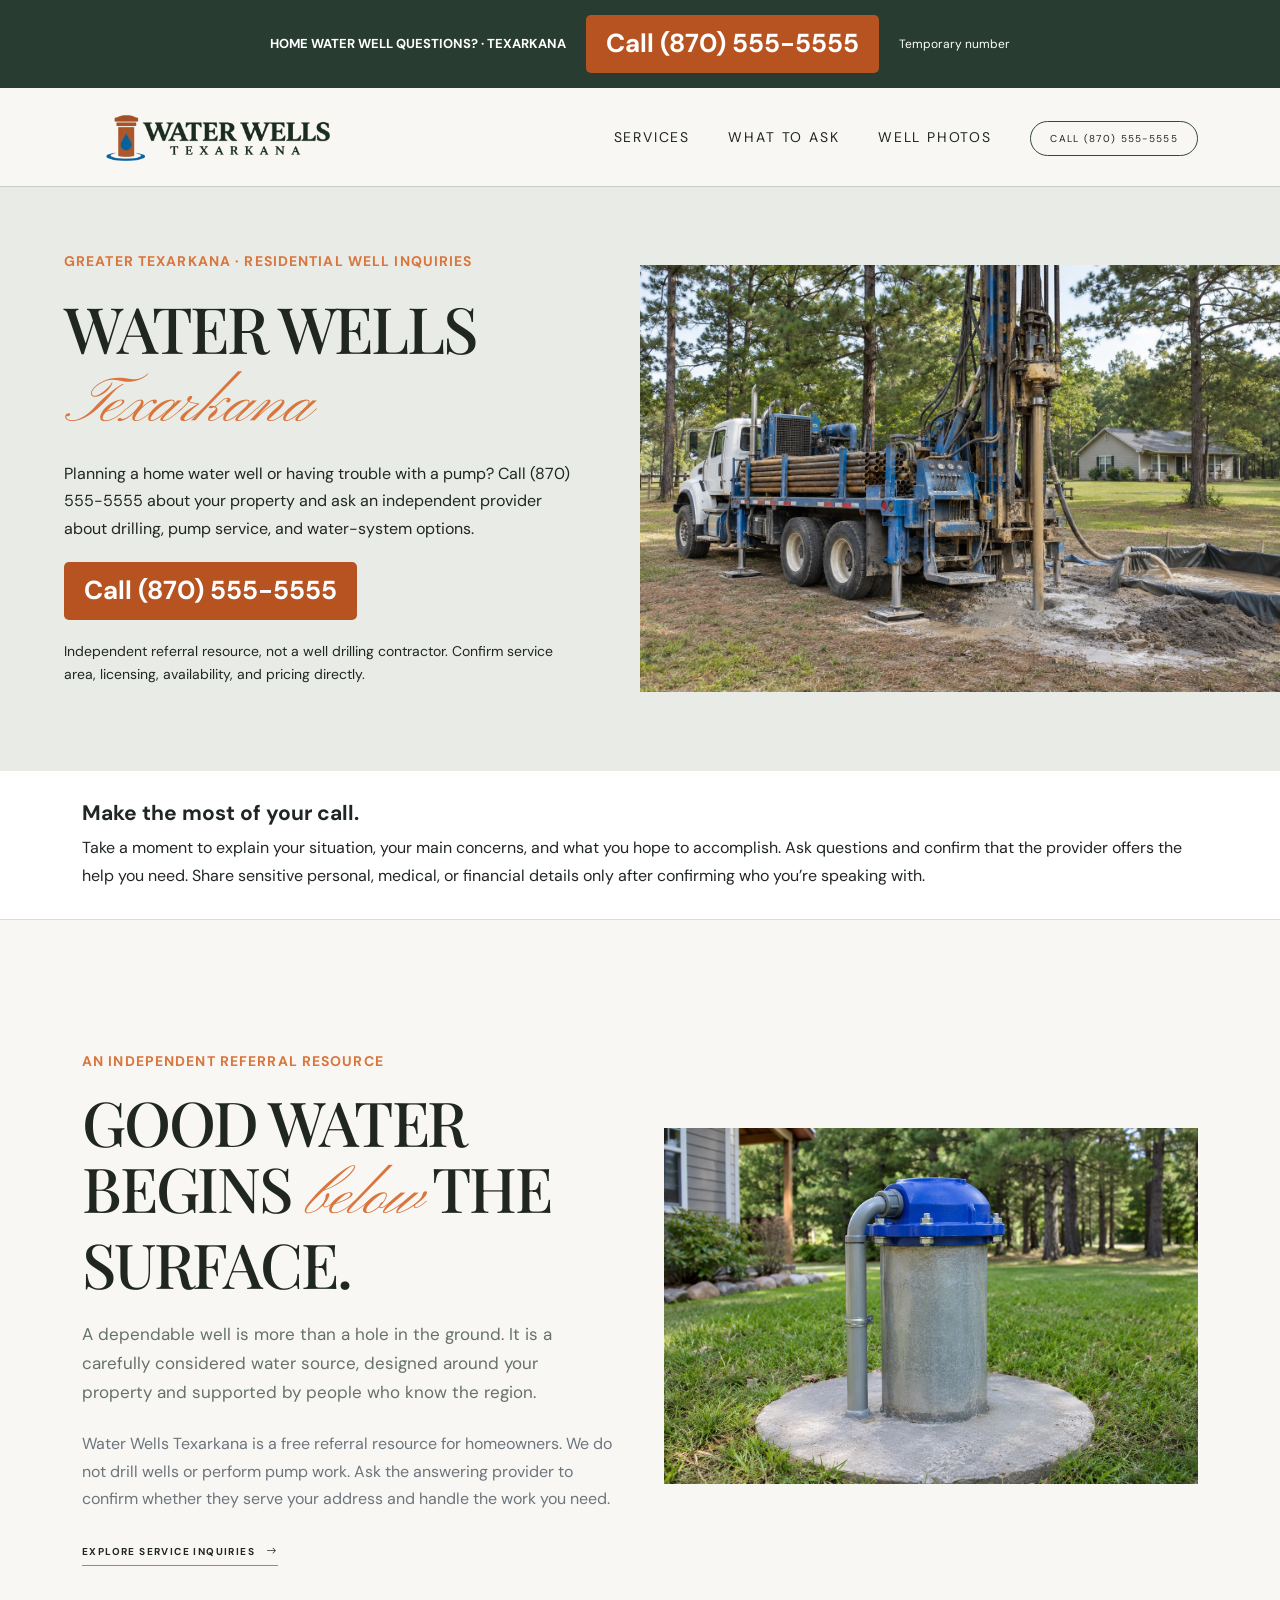
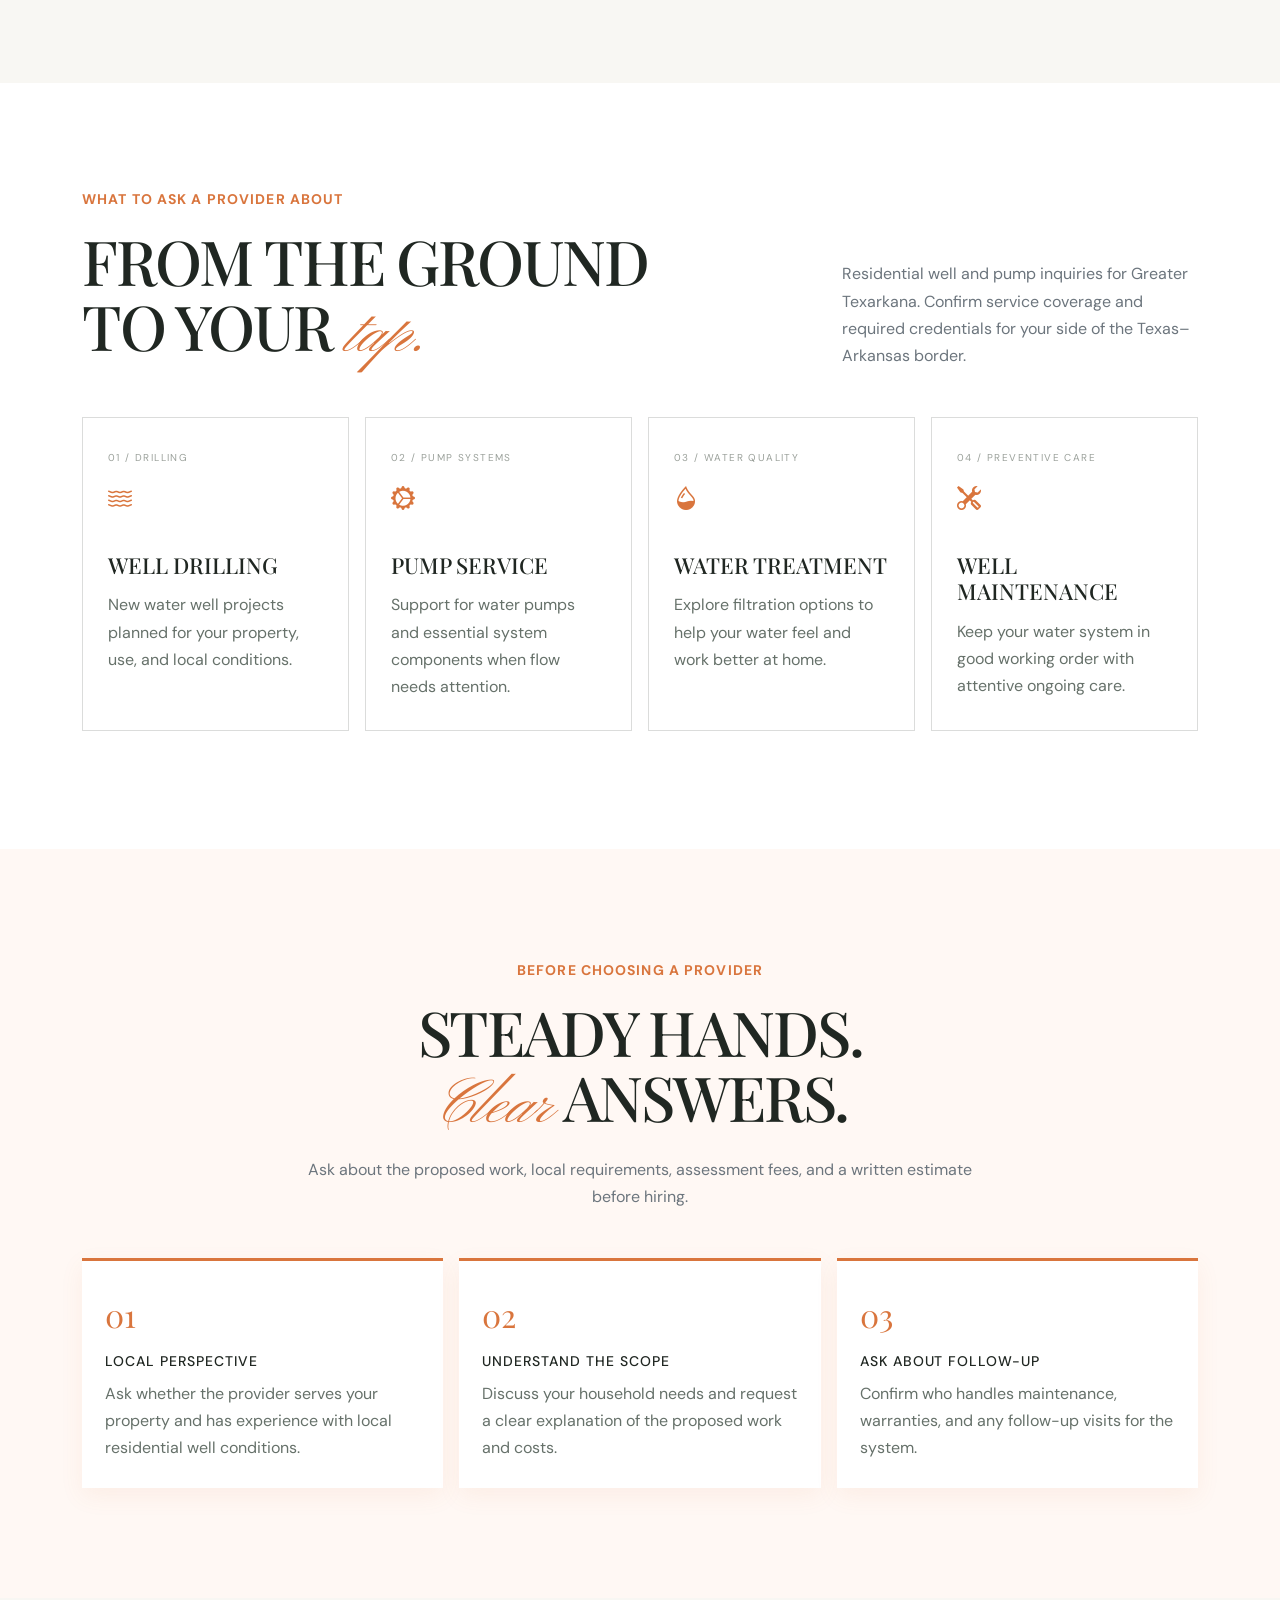
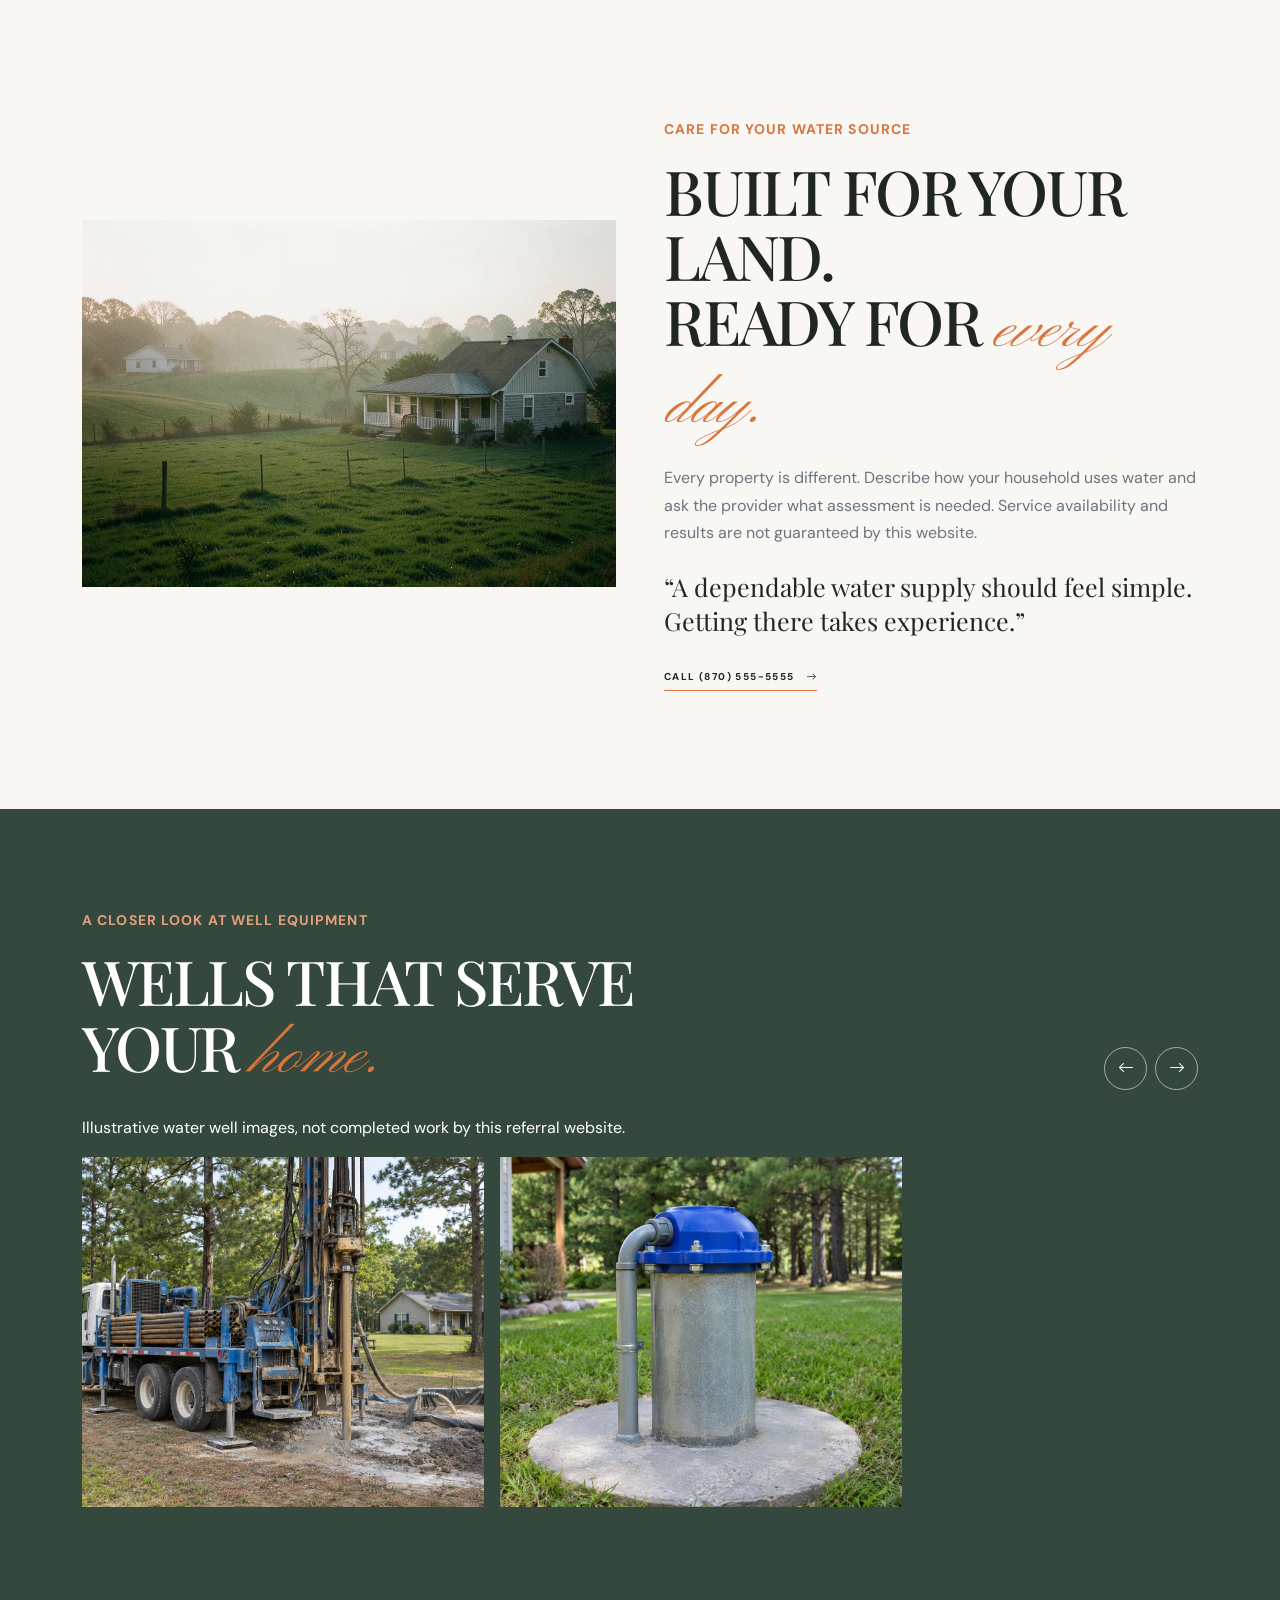
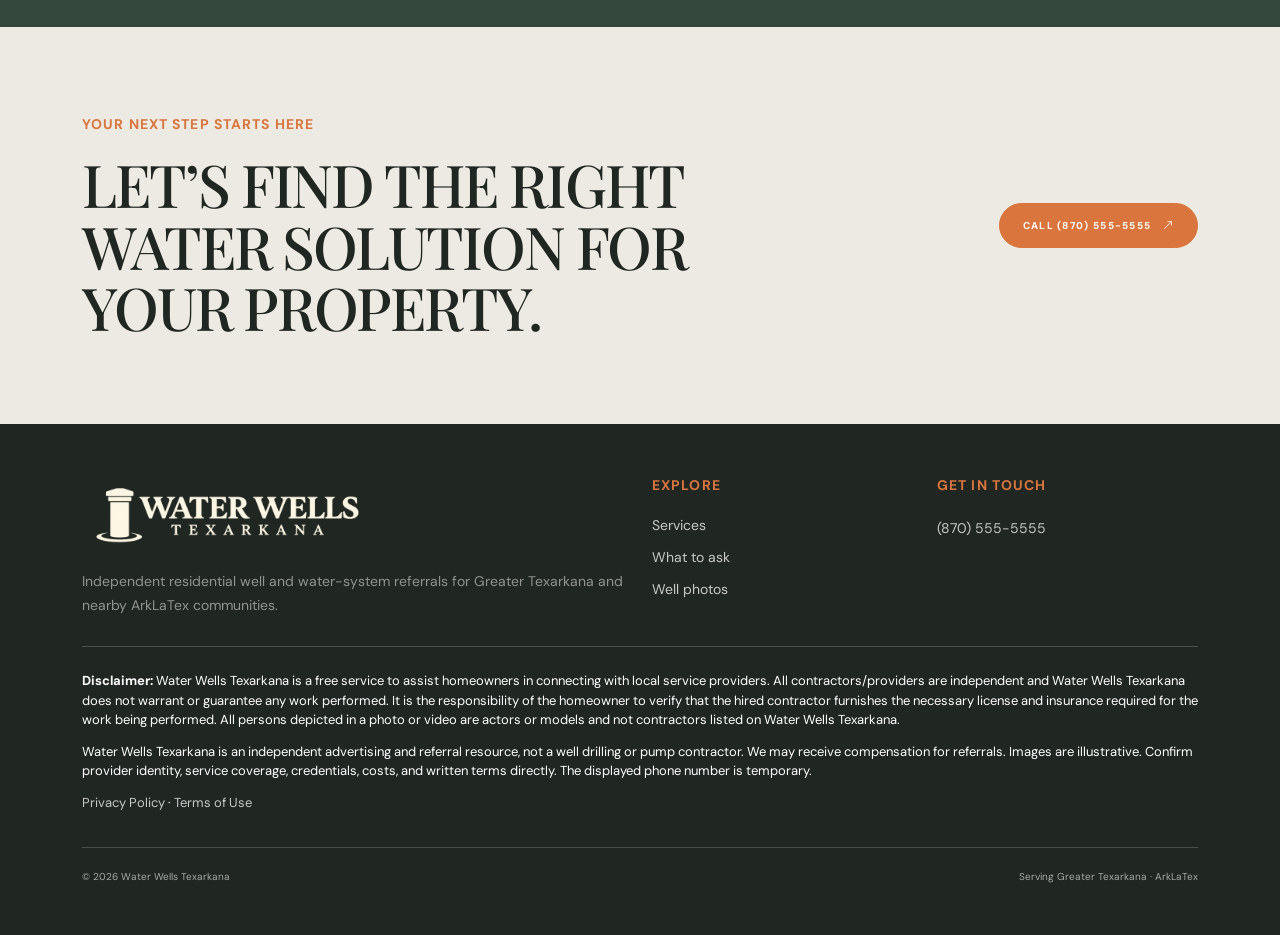
<file: index.html>
<!doctype html>
<html lang="en">
<head>
  <meta charset="utf-8">
  <meta name="viewport" content="width=device-width, initial-scale=1">
  <meta name="theme-color" content="#f8f7f3">
  <meta name="description" content="Independent residential water well and pump service referrals for Greater Texarkana. Call (870) 555-5555 to discuss your home water system.">
  <title>Water Wells Texarkana — Wells, Pumps & Water Care</title>
  <link rel="preconnect" href="https://fonts.googleapis.com">
  <link rel="preconnect" href="https://fonts.gstatic.com" crossorigin>
  <link href="https://fonts.googleapis.com/css2?family=DM+Sans:wght@400;500;600;700&family=Playfair+Display:wght@500;600;700&family=Pinyon+Script&display=swap" rel="stylesheet">
  <link href="https://cdn.jsdelivr.net/npm/bootstrap@5.3.3/dist/css/bootstrap.min.css" rel="stylesheet">
  <link href="https://cdn.jsdelivr.net/npm/bootstrap-icons@1.11.3/font/bootstrap-icons.min.css" rel="stylesheet">
  
<link rel="stylesheet" href="css/style.css?v=well-copper-logo-2">
</head>
<body><div class="call-top"><span>HOME WATER WELL QUESTIONS? · TEXARKANA</span><a class="phone-button" href="tel:+18705555555">Call (870) 555-5555</a><small>Temporary number</small></div>
  <nav class="navbar navbar-expand-md" aria-label="Main navigation">
    <div class="container">
      <a class="brand" href="#top" aria-label="Water Wells Texarkana home"><img class="well-logo" src="assets/water-wells-texarkana-logo.png" alt="Water Wells Texarkana" width="280" height="58"></a>
      <button class="navbar-toggler d-md-none" type="button" data-bs-toggle="collapse" data-bs-target="#mobileNav" aria-controls="mobileNav" aria-expanded="false" aria-label="Open navigation">
        <i class="bi bi-list"></i>
      </button>
      <div class="d-none d-md-flex ms-auto align-items-center">
        <ul class="nav-links">
          <li><a href="#services">Services</a></li><li><a href="#approach">What to ask</a></li><li><a href="#gallery">Well photos</a></li>
          <li><a class="nav-cta" href="tel:+18705555555">Call (870) 555-5555</a></li>
        </ul>
      </div>
      <div class="collapse d-md-none mobile-nav" id="mobileNav">
        <a href="#services">Services</a><a href="#approach">What to ask</a><a href="#gallery">Well photos</a><a href="tel:+18705555555">Call (870) 555-5555</a>
      </div>
    </div>
  </nav>

  <main id="top">
<section class="hero-local"><div class="hero-local-copy"><div class="eyebrow">GREATER TEXARKANA · RESIDENTIAL WELL INQUIRIES</div><h1 class="display">Water Wells<br><em class="script">Texarkana</em></h1><p>Planning a home water well or having trouble with a pump? Call (870) 555-5555 about your property and ask an independent provider about drilling, pump service, and water-system options.</p><a class="phone-button" href="tel:+18705555555">Call (870) 555-5555</a><p class="referral-note">Independent referral resource, not a well drilling contractor. Confirm service area, licensing, availability, and pricing directly.</p></div><img src="assets/residential-well-drilling.webp" alt="Illustrative truck-mounted water well drilling rig beside a rural home" fetchpriority="high"></section><aside class="call-preparation-note"><div class="container"><h2>Make the most of your call.</h2><p>Take a moment to explain your situation, your main concerns, and what you hope to accomplish. Ask questions and confirm that the provider offers the help you need. Share sensitive personal, medical, or financial details only after confirming who you’re speaking with.</p></div></aside>
    <section class="intro" id="approach">
      <div class="container">
        <div class="row align-items-center g-5">
          <div class="col-lg-6 reveal">
            <div class="eyebrow mb-3">An independent referral resource</div>
            <h2 class="section-title mb-4">Good water begins <em class="script">below</em> the surface.</h2>
            <p class="intro-copy mb-4">A dependable well is more than a hole in the ground. It is a carefully considered water source, designed around your property and supported by people who know the region.</p>
            <p class="text-secondary mb-4">Water Wells Texarkana is a free referral resource for homeowners. We do not drill wells or perform pump work. Ask the answering provider to confirm whether they serve your address and handle the work you need.</p>
            <a class="text-link" href="#services">Explore service inquiries <i class="bi bi-arrow-right ms-2"></i></a>
          </div>
          <div class="col-lg-6 reveal">
            <div class="image-wrap intro-image">
              <img src="assets/modern-wellhead.webp" alt="Illustrative modern capped residential wellhead on a concrete apron" loading="lazy">
            </div>
          </div>
        </div>
      </div>
    </section>

    <section class="services" id="services">
      <div class="container">
        <div class="row align-items-end mb-5">
          <div class="col-lg-7 reveal"><div class="eyebrow mb-3">What to ask a provider about</div><h2 class="section-title mb-0">From the ground<br>to your <em class="script">tap.</em></h2></div>
          <div class="col-lg-4 ms-auto mt-4 mt-lg-0 reveal"><p class="text-secondary mb-0">Residential well and pump inquiries for Greater Texarkana. Confirm service coverage and required credentials for your side of the Texas–Arkansas border.</p></div>
        </div>
        <div class="row g-3">
          <div class="col-md-6 col-lg-3 reveal"><article class="service-card"><span class="service-number">01 / DRILLING</span><i class="bi bi-water service-icon" aria-hidden="true"></i><h3>Well drilling</h3><p>New water well projects planned for your property, use, and local conditions.</p></article></div>
          <div class="col-md-6 col-lg-3 reveal"><article class="service-card"><span class="service-number">02 / PUMP SYSTEMS</span><i class="bi bi-gear-wide-connected service-icon" aria-hidden="true"></i><h3>Pump service</h3><p>Support for water pumps and essential system components when flow needs attention.</p></article></div>
          <div class="col-md-6 col-lg-3 reveal"><article class="service-card"><span class="service-number">03 / WATER QUALITY</span><i class="bi bi-droplet-half service-icon" aria-hidden="true"></i><h3>Water treatment</h3><p>Explore filtration options to help your water feel and work better at home.</p></article></div>
          <div class="col-md-6 col-lg-3 reveal"><article class="service-card"><span class="service-number">04 / PREVENTIVE CARE</span><i class="bi bi-tools service-icon" aria-hidden="true"></i><h3>Well maintenance</h3><p>Keep your water system in good working order with attentive ongoing care.</p></article></div>
        </div>
      </div>
    </section>

    <section class="reasons">
      <div class="container">
        <div class="text-center mb-5 reveal">
          <div class="eyebrow mb-3">Before choosing a provider</div>
          <h2 class="section-title">Steady hands.<br><em class="script">Clear</em> answers.</h2>
          <p class="text-secondary mx-auto mt-3" style="max-width:670px">Ask about the proposed work, local requirements, assessment fees, and a written estimate before hiring.</p>
        </div>
        <div class="row g-3">
          <div class="col-md-4 reveal"><article class="reason-card"><span class="num" data-count="01">01</span><h3>Local perspective</h3><p>Ask whether the provider serves your property and has experience with local residential well conditions.</p></article></div>
          <div class="col-md-4 reveal"><article class="reason-card"><span class="num" data-count="02">02</span><h3>Understand the scope</h3><p>Discuss your household needs and request a clear explanation of the proposed work and costs.</p></article></div>
          <div class="col-md-4 reveal"><article class="reason-card"><span class="num" data-count="03">03</span><h3>Ask about follow-up</h3><p>Confirm who handles maintenance, warranties, and any follow-up visits for the system.</p></article></div>
        </div>
      </div>
    </section>

    <section class="feature">
      <div class="container">
        <div class="row align-items-center g-5">
          <div class="col-lg-6 reveal">
            <div class="image-wrap feature-photo">
              <img src="assets/img-2.webp" alt="Illustrative rural home and pasture" loading="lazy">
            </div>
          </div>
          <div class="col-lg-6 reveal">
            <div class="eyebrow mb-3">Care for your water source</div>
            <h2 class="section-title mb-4">Built for your land.<br>Ready for <em class="script">every day.</em></h2>
            <p class="text-secondary mb-4">Every property is different. Describe how your household uses water and ask the provider what assessment is needed. Service availability and results are not guaranteed by this website.</p>
            <p class="feature-note mb-4">“A dependable water supply should feel simple. Getting there takes experience.”</p>
            <a class="text-link" href="tel:+18705555555">Call (870) 555-5555 <i class="bi bi-arrow-right ms-2"></i></a>
          </div>
        </div>
      </div>
    </section>

    <section class="gallery" id="gallery">
      <div class="container">
        <div class="d-flex flex-wrap align-items-end justify-content-between mb-4">
          <div class="reveal"><div class="eyebrow mb-3">A closer look at well equipment</div><h2 class="section-title mb-0">Wells that serve<br>your <em class="script">home.</em></h2></div>
          <div class="gallery-controls d-flex gap-2 mt-4 mt-md-0">
            <button type="button" class="gallery-prev" aria-label="Scroll images left"><i class="bi bi-arrow-left"></i></button>
            <button type="button" class="gallery-next" aria-label="Scroll images right"><i class="bi bi-arrow-right"></i></button>
          </div>
        </div>
<p>Illustrative water well images, not completed work by this referral website.</p><div class="gallery-rail" id="galleryRail" aria-label="Residential well equipment"><div class="gallery-item image-wrap"><img src="assets/residential-well-drilling.webp" alt="Illustrative residential water well drilling rig" loading="lazy"></div><div class="gallery-item image-wrap"><img src="assets/modern-wellhead.webp" alt="Illustrative capped residential wellhead" loading="lazy"></div></div>
      </div>
    </section>

    <section class="cta-band">
      <div class="container">
        <div class="row align-items-center g-4">
          <div class="col-lg-8 reveal"><div class="eyebrow mb-3">Your next step starts here</div><h2 class="section-title mb-0">Let’s find the right water solution for your property.</h2></div>
          <div class="col-lg-4 text-lg-end reveal"><a class="btn-rust d-inline-block" href="tel:+18705555555">Call (870) 555-5555 <i class="bi bi-arrow-up-right ms-2"></i></a></div>
        </div>
      </div>
    </section>
  </main>

  <footer>
    <div class="container">
      <div class="row gy-4 align-items-start">
        <div class="col-md-6">
          <a class="brand mb-3" href="#top"><img class="well-logo" src="assets/water-wells-texarkana-logo.png" alt="Water Wells Texarkana" width="280" height="58"></a>
          <p class="text-white-50 small mt-3 mb-0">Independent residential well and water-system referrals for Greater Texarkana and nearby ArkLaTex communities.</p>
        </div>
        <div class="col-md-3"><div class="eyebrow mb-3">Explore</div><div class="d-flex flex-column gap-2 small"><a href="#services">Services</a><a href="#approach">What to ask</a><a href="#gallery">Well photos</a></div></div>
        <div class="col-md-3"><div class="eyebrow mb-3">Get in touch</div><a href="tel:+18705555555" class="small">(870) 555-5555</a></div>
      </div>
<div class="required-disclaimer"><p><strong>Disclaimer:</strong> Water Wells Texarkana is a free service to assist homeowners in connecting with local service providers. All contractors/providers are independent and Water Wells Texarkana does not warrant or guarantee any work performed. It is the responsibility of the homeowner to verify that the hired contractor furnishes the necessary license and insurance required for the work being performed. All persons depicted in a photo or video are actors or models and not contractors listed on Water Wells Texarkana.</p><p>Water Wells Texarkana is an independent advertising and referral resource, not a well drilling or pump contractor. We may receive compensation for referrals. Images are illustrative. Confirm provider identity, service coverage, credentials, costs, and written terms directly. The displayed phone number is temporary.</p><p><a href="privacy.html">Privacy Policy</a> · <a href="terms.html">Terms of Use</a></p></div>
      <div class="footer-line d-flex flex-wrap justify-content-between gap-2"><span>© 2026 Water Wells Texarkana</span><span>Serving Greater Texarkana · ArkLaTex</span></div>
    </div>
  </footer>

  <script src="https://cdn.jsdelivr.net/npm/bootstrap@5.3.3/dist/js/bootstrap.bundle.min.js"></script>
<script>(()=>{const rail=document.getElementById('galleryRail');const reduced=window.matchMedia('(prefers-reduced-motion: reduce)').matches;document.querySelector('.gallery-prev')?.addEventListener('click',()=>rail.scrollBy({left:-rail.clientWidth*.72,behavior:reduced?'auto':'smooth'}));document.querySelector('.gallery-next')?.addEventListener('click',()=>rail.scrollBy({left:rail.clientWidth*.72,behavior:reduced?'auto':'smooth'}));})();</script>
</body>
</html>
</file>
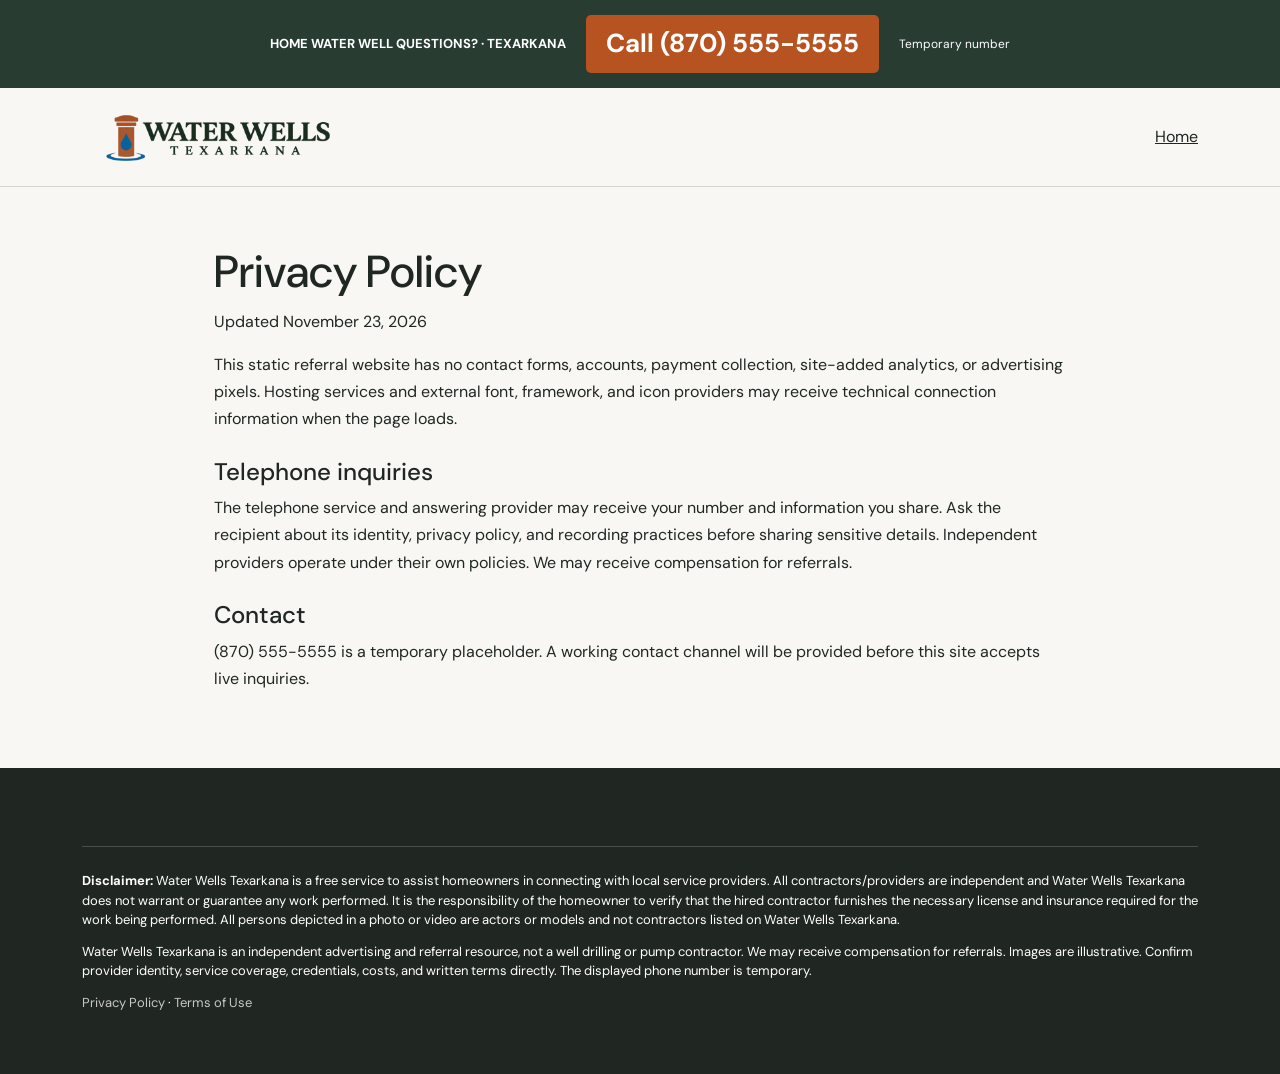
<file: privacy.html>
<!doctype html>
<html lang="en">
<head>
  <meta charset="utf-8">
  <meta name="viewport" content="width=device-width, initial-scale=1">
  <meta name="theme-color" content="#f8f7f3">
  <meta name="description" content="Independent residential water well and pump service referrals for Greater Texarkana. Call (870) 555-5555 to discuss your home water system.">
  <title>Privacy Policy | Water Wells Texarkana</title>
  <link rel="preconnect" href="https://fonts.googleapis.com">
  <link rel="preconnect" href="https://fonts.gstatic.com" crossorigin>
  <link href="https://fonts.googleapis.com/css2?family=DM+Sans:wght@400;500;600;700&family=Playfair+Display:wght@500;600;700&family=Pinyon+Script&display=swap" rel="stylesheet">
  <link href="https://cdn.jsdelivr.net/npm/bootstrap@5.3.3/dist/css/bootstrap.min.css" rel="stylesheet">
  <link href="https://cdn.jsdelivr.net/npm/bootstrap-icons@1.11.3/font/bootstrap-icons.min.css" rel="stylesheet">
  
<link rel="stylesheet" href="css/style.css?v=well-copper-logo-2">
</head>
<body><div class="call-top"><span>HOME WATER WELL QUESTIONS? · TEXARKANA</span><a class="phone-button" href="tel:+18705555555">Call (870) 555-5555</a><small>Temporary number</small></div><nav class="navbar"><div class="container"><a class="brand" href="index.html"><img class="well-logo" src="assets/water-wells-texarkana-logo.png" alt="Water Wells Texarkana" width="280" height="58"></a><a href="index.html">Home</a></div></nav><main class="policy-main"><h1>Privacy Policy</h1><p>Updated November 23, 2026</p><p>This static referral website has no contact forms, accounts, payment collection, site-added analytics, or advertising pixels. Hosting services and external font, framework, and icon providers may receive technical connection information when the page loads.</p><h2>Telephone inquiries</h2><p>The telephone service and answering provider may receive your number and information you share. Ask the recipient about its identity, privacy policy, and recording practices before sharing sensitive details. Independent providers operate under their own policies. We may receive compensation for referrals.</p><h2>Contact</h2><p>(870) 555-5555 is a temporary placeholder. A working contact channel will be provided before this site accepts live inquiries.</p></main><footer><div class="container"><div class="required-disclaimer"><p><strong>Disclaimer:</strong> Water Wells Texarkana is a free service to assist homeowners in connecting with local service providers. All contractors/providers are independent and Water Wells Texarkana does not warrant or guarantee any work performed. It is the responsibility of the homeowner to verify that the hired contractor furnishes the necessary license and insurance required for the work being performed. All persons depicted in a photo or video are actors or models and not contractors listed on Water Wells Texarkana.</p><p>Water Wells Texarkana is an independent advertising and referral resource, not a well drilling or pump contractor. We may receive compensation for referrals. Images are illustrative. Confirm provider identity, service coverage, credentials, costs, and written terms directly. The displayed phone number is temporary.</p><p><a href="privacy.html">Privacy Policy</a> · <a href="terms.html">Terms of Use</a></p></div></div></footer></body></html>
</file>
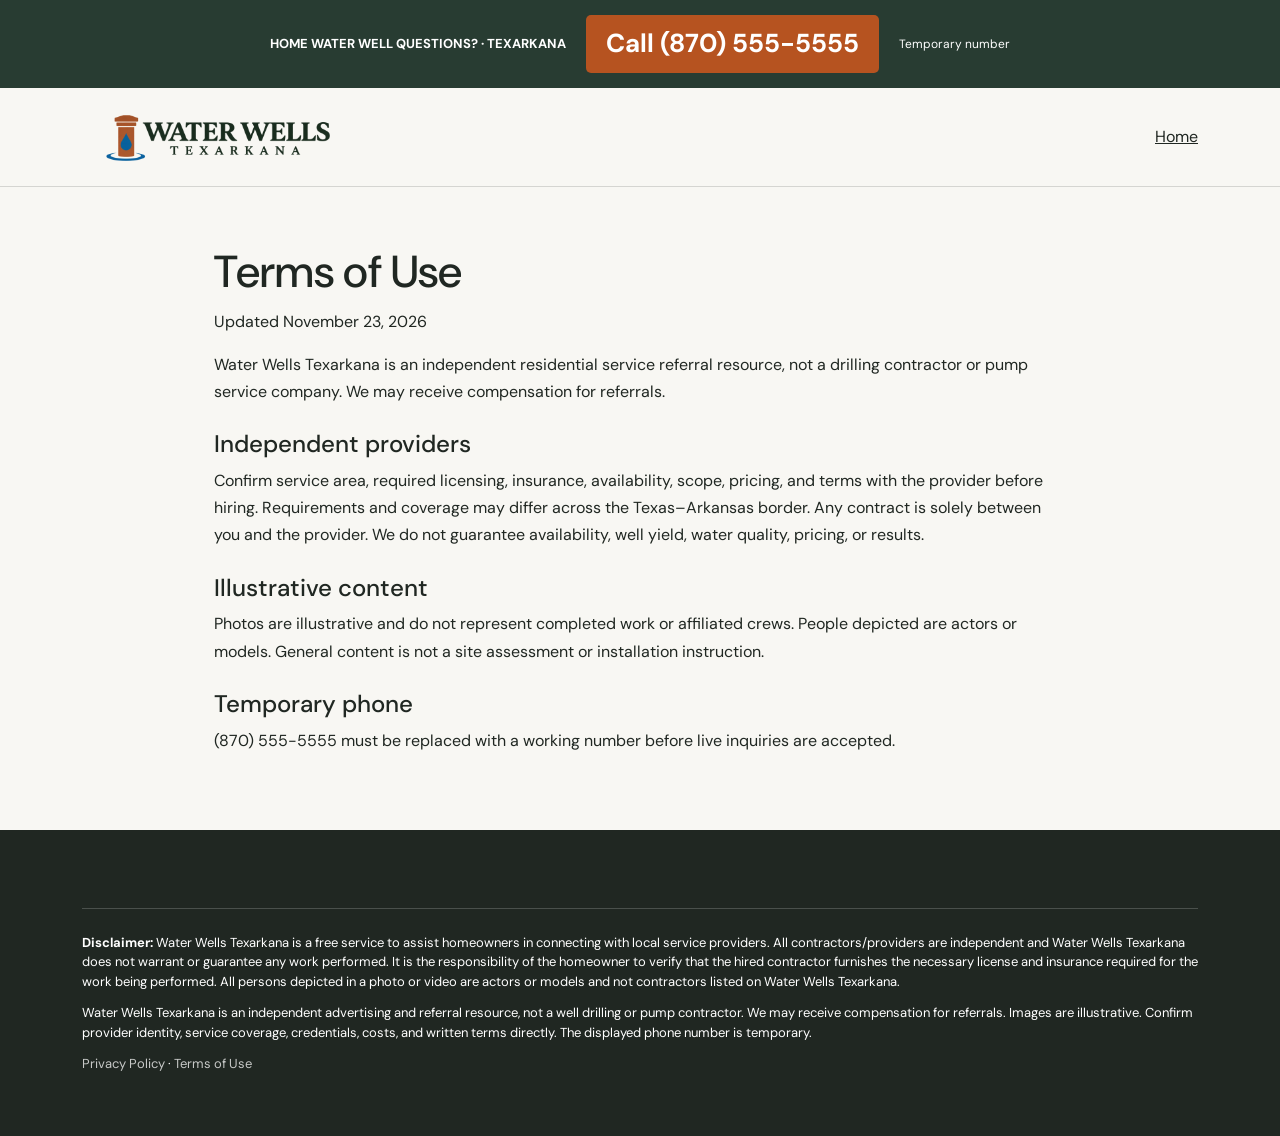
<file: terms.html>
<!doctype html>
<html lang="en">
<head>
  <meta charset="utf-8">
  <meta name="viewport" content="width=device-width, initial-scale=1">
  <meta name="theme-color" content="#f8f7f3">
  <meta name="description" content="Independent residential water well and pump service referrals for Greater Texarkana. Call (870) 555-5555 to discuss your home water system.">
  <title>Terms of Use | Water Wells Texarkana</title>
  <link rel="preconnect" href="https://fonts.googleapis.com">
  <link rel="preconnect" href="https://fonts.gstatic.com" crossorigin>
  <link href="https://fonts.googleapis.com/css2?family=DM+Sans:wght@400;500;600;700&family=Playfair+Display:wght@500;600;700&family=Pinyon+Script&display=swap" rel="stylesheet">
  <link href="https://cdn.jsdelivr.net/npm/bootstrap@5.3.3/dist/css/bootstrap.min.css" rel="stylesheet">
  <link href="https://cdn.jsdelivr.net/npm/bootstrap-icons@1.11.3/font/bootstrap-icons.min.css" rel="stylesheet">
  
<link rel="stylesheet" href="css/style.css?v=well-copper-logo-2">
</head>
<body><div class="call-top"><span>HOME WATER WELL QUESTIONS? · TEXARKANA</span><a class="phone-button" href="tel:+18705555555">Call (870) 555-5555</a><small>Temporary number</small></div><nav class="navbar"><div class="container"><a class="brand" href="index.html"><img class="well-logo" src="assets/water-wells-texarkana-logo.png" alt="Water Wells Texarkana" width="280" height="58"></a><a href="index.html">Home</a></div></nav><main class="policy-main"><h1>Terms of Use</h1><p>Updated November 23, 2026</p><p>Water Wells Texarkana is an independent residential service referral resource, not a drilling contractor or pump service company. We may receive compensation for referrals.</p><h2>Independent providers</h2><p>Confirm service area, required licensing, insurance, availability, scope, pricing, and terms with the provider before hiring. Requirements and coverage may differ across the Texas–Arkansas border. Any contract is solely between you and the provider. We do not guarantee availability, well yield, water quality, pricing, or results.</p><h2>Illustrative content</h2><p>Photos are illustrative and do not represent completed work or affiliated crews. People depicted are actors or models. General content is not a site assessment or installation instruction.</p><h2>Temporary phone</h2><p>(870) 555-5555 must be replaced with a working number before live inquiries are accepted.</p></main><footer><div class="container"><div class="required-disclaimer"><p><strong>Disclaimer:</strong> Water Wells Texarkana is a free service to assist homeowners in connecting with local service providers. All contractors/providers are independent and Water Wells Texarkana does not warrant or guarantee any work performed. It is the responsibility of the homeowner to verify that the hired contractor furnishes the necessary license and insurance required for the work being performed. All persons depicted in a photo or video are actors or models and not contractors listed on Water Wells Texarkana.</p><p>Water Wells Texarkana is an independent advertising and referral resource, not a well drilling or pump contractor. We may receive compensation for referrals. Images are illustrative. Confirm provider identity, service coverage, credentials, costs, and written terms directly. The displayed phone number is temporary.</p><p><a href="privacy.html">Privacy Policy</a> · <a href="terms.html">Terms of Use</a></p></div></div></footer></body></html>
</file>
<file: css/style.css>
:root{--ink:#202722;--muted:#66716a;--paper:#f8f7f3;--white:#fff;--orange:#d9753d;--line:rgba(32,39,34,.16);--green:#34483e}
    *{box-sizing:border-box}
    html{scroll-behavior:smooth}
    body{margin:0;background:var(--paper);color:var(--ink);font-family:"DM Sans",sans-serif;font-size:15px;line-height:1.7}
    a{color:inherit}
    .display,.section-title{font-family:"Playfair Display",serif;font-weight:500;text-transform:uppercase;letter-spacing:-.035em;line-height:1.05}
    .script{font-family:"Pinyon Script",cursive;text-transform:none;letter-spacing:0;color:var(--orange);font-weight:400}
    .eyebrow{font-size:10px;font-weight:700;letter-spacing:.19em;text-transform:uppercase;color:var(--orange)}
    .navbar{position:fixed;z-index:1000;top:0;left:0;right:0;padding:17px 0;transition:background .3s ease,padding .3s ease,box-shadow .3s ease}
    .navbar.scrolled{padding:10px 0;background:rgba(248,247,243,.92);backdrop-filter:blur(14px);box-shadow:0 1px 0 var(--line)}
    .brand{display:flex;gap:11px;align-items:center;text-decoration:none}
    .brand-mark{width:37px;height:37px;border:1px solid rgba(255,255,255,.7);border-radius:50%;display:grid;place-items:center;color:#fff;font-size:17px;transition:.3s}
    .scrolled .brand-mark{border-color:var(--green);color:var(--green)}
    .brand-name{font-size:11px;line-height:1.2;font-weight:700;letter-spacing:.13em;text-transform:uppercase;color:#fff;transition:.3s}
    .scrolled .brand-name{color:var(--ink)}
    .nav-links{display:flex;gap:clamp(16px,3vw,42px);align-items:center;margin:0;padding:0;list-style:none}
    .nav-links a{font-size:10px;text-decoration:none;text-transform:uppercase;letter-spacing:.13em;color:#fff;transition:color .3s}
    .scrolled .nav-links a{color:var(--ink)}
    .nav-links a:hover{color:var(--orange)}
    .nav-cta{border:1px solid rgba(255,255,255,.7);border-radius:30px;padding:10px 19px;color:white!important;font-size:10px!important;letter-spacing:.12em}
    .scrolled .nav-cta{border-color:var(--green);color:var(--green)!important}
    .navbar-toggler{border:1px solid rgba(255,255,255,.7);color:#fff}
    .scrolled .navbar-toggler{border-color:var(--green);color:var(--green)}
    .hero-track{height:150vh;position:relative;background:#242c27}
    .hero-sticky{position:sticky;top:0;height:100vh;overflow:hidden}
    .hero-photo{position:absolute;inset:-3%;width:106%;height:106%;object-fit:cover;transform:scale(1.02);will-change:transform}
    .hero-photo.second{opacity:0}
    .hero-shade{position:absolute;inset:0;background:linear-gradient(90deg,rgba(13,22,18,.63),rgba(13,22,18,.12) 75%),linear-gradient(0deg,rgba(13,22,18,.55),transparent 65%)}
    .hero-content{position:absolute;left:0;right:0;bottom:12%;color:white}
    .hero-content .eyebrow{color:#f2b18c;margin-bottom:20px}
    .hero-content h1{font-size:clamp(43px,7.2vw,94px);max-width:920px;margin:0 0 23px}
    .hero-content p{font-size:15px;max-width:510px;color:rgba(255,255,255,.88);margin-bottom:28px}
    .btn-rust{background:var(--orange);border:1px solid var(--orange);color:#fff;border-radius:30px;padding:13px 23px;font-size:10px;font-weight:700;letter-spacing:.13em;text-transform:uppercase;text-decoration:none;transition:.25s}
    .btn-rust:hover{background:#bd6030;border-color:#bd6030;color:white;transform:translateY(-2px)}
    .btn-outline-light-custom{border:1px solid rgba(255,255,255,.7);border-radius:30px;color:#fff;padding:12px 22px;font-size:10px;letter-spacing:.13em;text-transform:uppercase;text-decoration:none}
    .hero-bottom{position:absolute;bottom:25px;left:0;right:0;color:rgba(255,255,255,.85);font-size:9px;letter-spacing:.16em;text-transform:uppercase}
    .hero-bottom .line{width:40px;height:1px;background:rgba(255,255,255,.6);display:inline-block;vertical-align:middle;margin-right:12px}
    .intro{padding:130px 0 120px}
    .section-title{font-size:clamp(36px,5vw,62px)}
    .intro-copy{font-size:17px;color:var(--muted);max-width:510px}
    .text-link{color:var(--ink);font-size:10px;font-weight:700;letter-spacing:.14em;text-decoration:none;text-transform:uppercase;border-bottom:1px solid var(--orange);padding-bottom:7px}
    .image-wrap{overflow:hidden;position:relative}
    .image-wrap img{display:block;width:100%;height:100%;object-fit:cover;transition:transform 1s cubic-bezier(.2,.7,.2,1)}
    .image-wrap:hover img{transform:scale(1.045)}
    .intro-image{height:470px}
    .services{padding:105px 0 118px;background:#fff}
    .service-card{height:100%;padding:31px 25px 30px;border:1px solid var(--line);background:#fff;transition:transform .3s,box-shadow .3s}
    .service-card:hover{transform:translateY(-7px);box-shadow:0 18px 40px rgba(32,39,34,.08)}
    .service-icon{color:var(--orange);font-size:24px;margin-bottom:32px;display:block}
    .service-card h3{font-family:"Playfair Display",serif;font-size:22px;text-transform:uppercase;font-weight:500;margin:0 0 13px}
    .service-card p{font-size:13px;color:var(--muted);margin:0}
    .service-number{display:block;font-size:10px;letter-spacing:.14em;color:#9ba19b;margin-bottom:13px}
    .reasons{padding:110px 0;background:#fff8f4}
    .reason-card{background:#fff;border-top:3px solid var(--orange);padding:27px 23px;height:100%;box-shadow:0 8px 22px rgba(217,117,61,.08)}
    .reason-card .num{font-family:"Playfair Display",serif;color:var(--orange);font-size:32px}
    .reason-card h3{font-size:14px;text-transform:uppercase;letter-spacing:.07em;margin:10px 0}
    .reason-card p{color:var(--muted);font-size:13px;margin:0}
    .feature{padding:120px 0}
    .feature-photo{height:520px}
    .feature-note{font-family:"Playfair Display",serif;font-size:25px;line-height:1.35}
    .gallery{padding:100px 0 110px;background:var(--green);color:#fff}
    .gallery .eyebrow{color:#e4a07c}
    .gallery-rail{display:grid;grid-auto-flow:column;grid-auto-columns:minmax(280px,36%);grid-auto-columns:36%;gap:16px;overflow-x:auto;scroll-snap-type:x mandatory;scrollbar-width:none;padding-bottom:10px}
    .gallery-rail::-webkit-scrollbar{display:none}
    .gallery-item{height:350px;scroll-snap-align:start}
    .gallery-item img{width:100%;height:100%;object-fit:cover}
    .gallery-controls button{width:43px;height:43px;border-radius:50%;border:1px solid rgba(255,255,255,.55);color:white;background:transparent;transition:.2s}
    .gallery-controls button:hover{background:var(--orange);border-color:var(--orange)}
    .cta-band{padding:86px 0;background:#edeae3}
    .cta-band h2{font-size:clamp(35px,5vw,59px);max-width:740px}
    footer{padding:50px 0;background:#202722;color:#fff}
    footer a{color:rgba(255,255,255,.75);text-decoration:none}
    footer a:hover{color:white}
    .footer-line{border-top:1px solid rgba(255,255,255,.18);margin-top:35px;padding-top:20px;font-size:10px;color:rgba(255,255,255,.6)}
    .reveal-ready .reveal{opacity:0;transform:translateY(25px);transition:opacity .75s ease,transform .75s ease}
    .reveal-ready .reveal.in-view{opacity:1;transform:none}
    .mobile-nav{background:rgba(248,247,243,.98);padding:14px 20px}
    .mobile-nav a{display:block;color:var(--ink);padding:8px 0;text-decoration:none;font-size:11px;letter-spacing:.1em;text-transform:uppercase}
    @media(max-width:767px){
      .hero-track{height:130vh}.hero-content{bottom:14%}.hero-content h1{font-size:49px}
      .hero-content p{font-size:14px}.intro{padding:85px 0}.intro-image{height:330px}
      .services,.reasons,.feature,.gallery{padding:78px 0}
      .feature-photo{height:350px}.gallery-rail{grid-auto-columns:82%}.gallery-item{height:300px}
      .hero-bottom{bottom:16px}.brand-name{font-size:9px}
    }
    @media(prefers-reduced-motion:reduce){html{scroll-behavior:auto}*,*::before,*::after{animation-duration:.01ms!important;animation-iteration-count:1!important;transition-duration:.01ms!important}.hero-photo{transform:none!important}.reveal-ready .reveal{opacity:1;transform:none}}
:root{--call-height:88px}body{font-size:16px;padding-top:var(--call-height)}.call-top{position:fixed;inset:0 0 auto;z-index:1100;min-height:var(--call-height);display:flex;align-items:center;justify-content:center;gap:20px;background:#283c32;color:#fff;padding:12px 20px}.call-top span{font-size:13px;font-weight:700}.call-top small{font-size:12px}.phone-button{display:inline-block;background:#b65320;color:#fff!important;padding:12px 20px;border-radius:5px;font-size:26px;line-height:1.3;font-weight:700;text-decoration:none;white-space:nowrap}.navbar,.navbar.scrolled{position:sticky;top:var(--call-height);background:var(--paper);padding:15px 0;box-shadow:0 1px 0 var(--line)}.navbar .brand-name,.navbar .brand-mark,.navbar .nav-links a,.navbar .mobile-nav a,.navbar .navbar-toggler{color:var(--ink)!important}.navbar .brand-mark,.navbar .nav-cta,.navbar .navbar-toggler{border-color:var(--green)}.navbar .nav-cta{color:var(--green)!important}.navbar .nav-links a,.navbar .mobile-nav a{font-size:14px}.brand-name{font-size:14px}.hero-local{display:grid;grid-template-columns:1fr 1fr;align-items:center;background:#e9ece6;max-width:1700px;margin:auto}.hero-local-copy{padding:clamp(28px,5vw,75px)}.hero-local .display{font-size:clamp(2.8rem,5vw,5rem);margin:20px 0}.hero-local img{width:100%;height:auto;display:block}.hero-local p{margin:20px 0}.referral-note{font-size:14px}.eyebrow{font-size:14px;letter-spacing:.08em}.call-preparation-note{padding:30px 0;border-bottom:1px solid var(--line);background:white}.call-preparation-note h2{font-size:21px;font-weight:700}.call-preparation-note p{margin:0}.required-disclaimer{font-size:13px;line-height:1.5;border-top:1px solid #ffffff30;padding-top:24px;margin-top:28px}.required-disclaimer p{margin:0 0 12px}.reveal-ready .reveal,.reveal{opacity:1!important;transform:none!important}.intro-image,.feature-photo{height:auto!important;aspect-ratio:auto!important}.intro-image img,.feature-photo img{width:100%;height:auto!important;position:static;display:block;transform:none!important}.service-card p,.reason-card p{font-size:16px}section[id]{scroll-margin-top:200px}.policy-main{max-width:900px;margin:auto;padding:60px 24px}.policy-main h1{font-size:2.8rem}.policy-main h2{font-size:1.5rem;margin-top:25px}a:focus-visible,button:focus-visible{outline:3px solid #d9753d;outline-offset:4px}@media(max-width:991px){.hero-local{grid-template-columns:1fr}.call-top small{display:none}.call-top span{max-width:220px}.phone-button{font-size:24px}}@media(max-width:575px){:root{--call-height:105px}.call-top{flex-direction:column;gap:5px;padding:8px 12px}.call-top span{max-width:none;font-size:12px}.phone-button{font-size:25px;padding:10px 17px}.hero-local-copy{padding:35px 24px}.hero-local .display{font-size:3rem}}

/* Copper wellhead logo: bounded dimensions, clear dark-footer treatment */
.brand .well-logo{display:block;width:280px;max-width:38vw;height:auto;max-height:68px;object-fit:contain}footer .brand .well-logo{width:300px;max-width:100%;max-height:80px;filter:brightness(0) invert(95%) sepia(12%) saturate(240%)}@media(max-width:575px){.brand .well-logo{width:220px;max-width:67vw;max-height:60px}footer .brand .well-logo{width:270px;max-width:100%;max-height:75px}}
</file>
